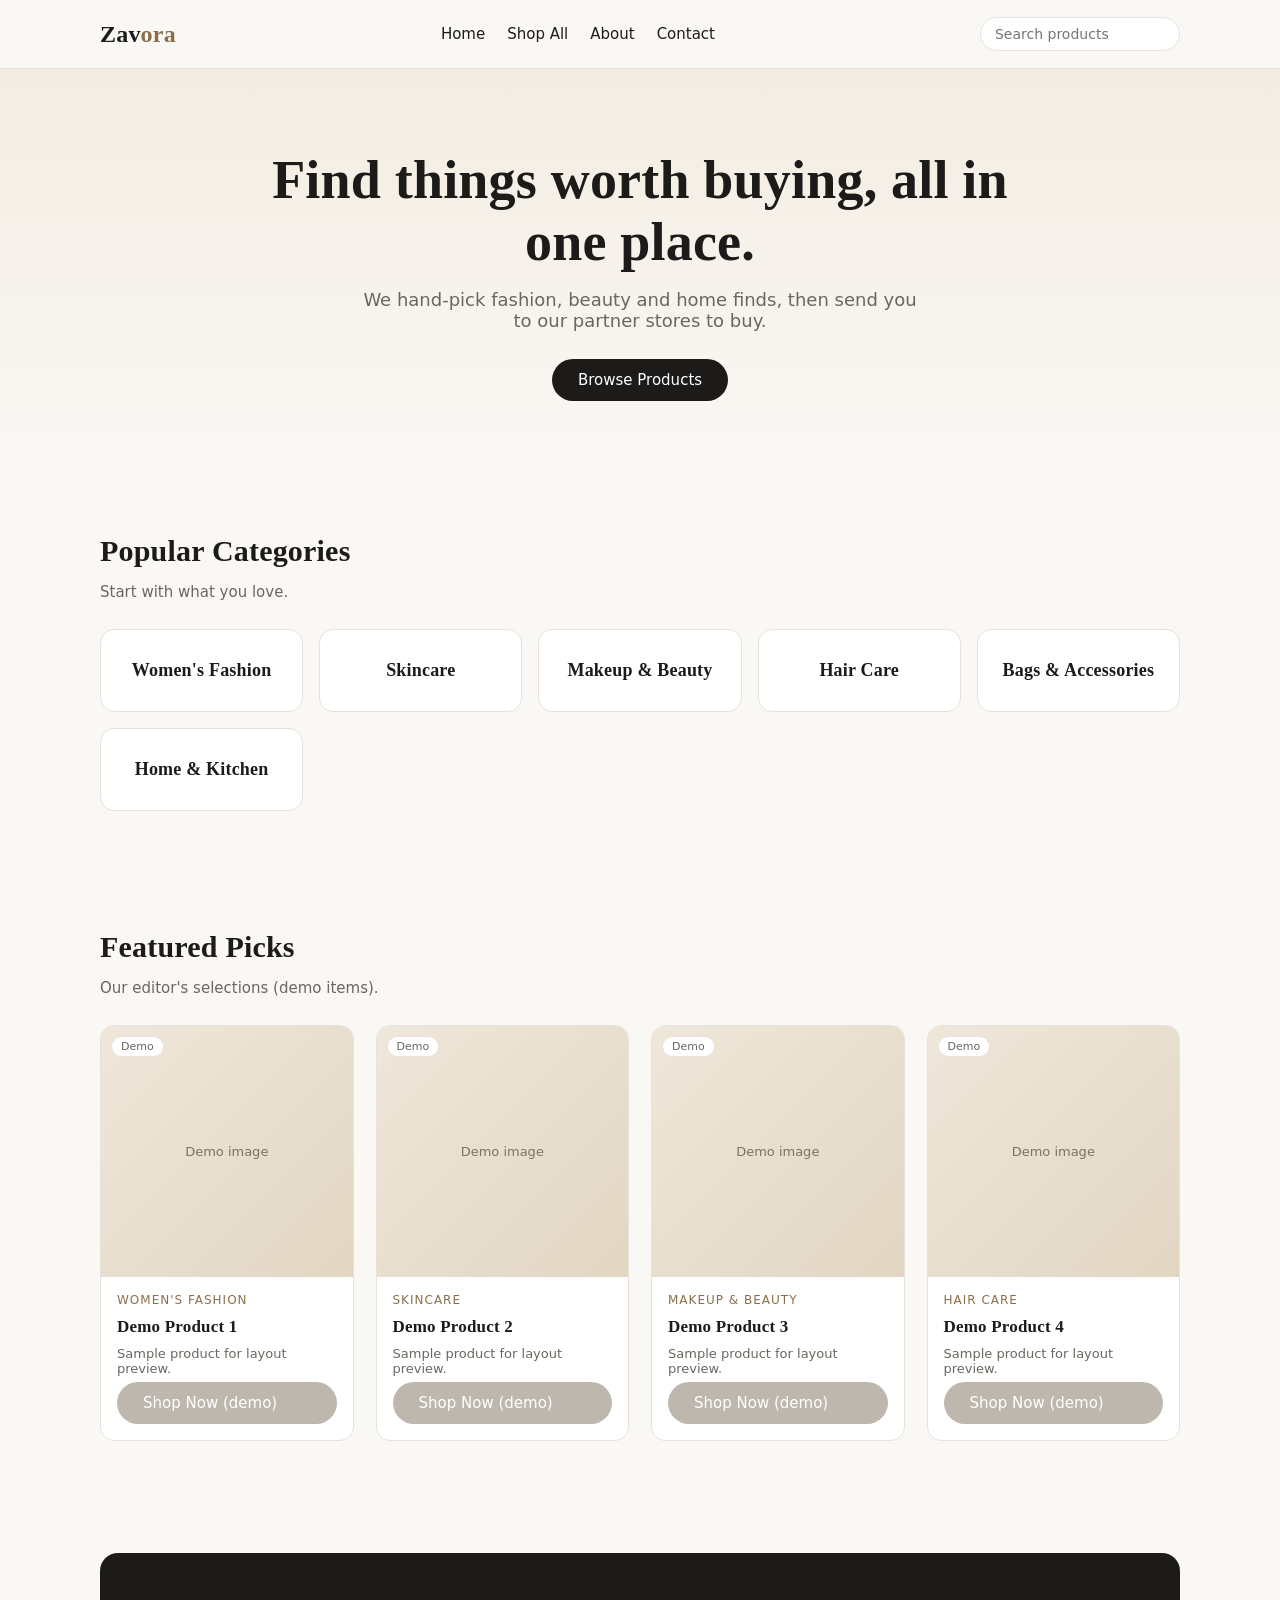
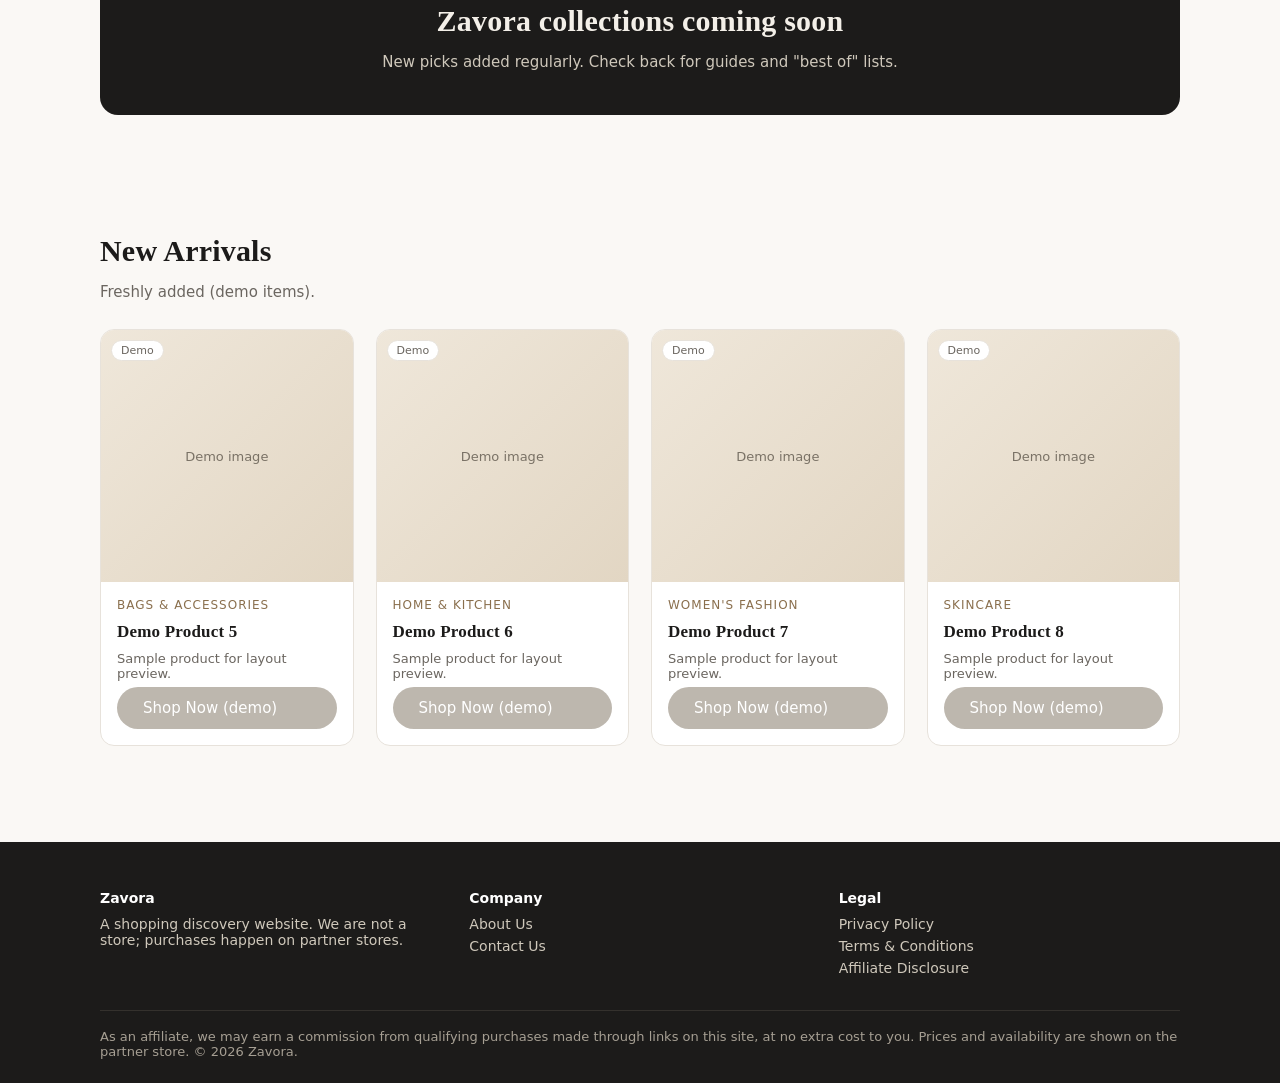
<file: index.html>
<!DOCTYPE html>
<html lang="en">
<head>
<meta charset="utf-8">
<meta name="viewport" content="width=device-width,initial-scale=1">
<title>Zavora | Shopping Discovery</title>
<meta name="description" content="Discover curated fashion, beauty, home and lifestyle picks. We may earn a commission from qualifying purchases.">
<meta property="og:title" content="Zavora | Shopping Discovery">
<meta property="og:description" content="Discover curated fashion, beauty, home and lifestyle picks.">
<meta property="og:type" content="website">
<link rel="stylesheet" href="style.css">
<link rel="icon" type="image/png" href="logo.png">
<script src="products.js" defer></script>
</head>
<body>

<header><div class="wrap nav">
  <a class="logo" href="index.html">Zav<span>ora</span></a>
  <nav><ul>
    <li><a href="index.html">Home</a></li>
    <li><a href="shop.html">Shop All</a></li>
    <li><a href="about.html">About</a></li>
    <li><a href="contact.html">Contact</a></li>
  </ul></nav>
  <input id="siteSearch" class="search" type="search" placeholder="Search products" aria-label="Search products">
</div></header>

<main>
<div class="hero"><div class="wrap">
  <h1>Find things worth buying, all in one place.</h1>
  <p>We hand-pick fashion, beauty and home finds, then send you to our partner stores to buy.</p>
  <a class="btn" href="shop.html">Browse Products</a>
</div></div>

<section><div class="wrap">
  <h2>Popular Categories</h2><p class="sub">Start with what you love.</p>
  <div class="cats" id="catGrid"></div>
</div></section>

<section><div class="wrap">
  <h2>Featured Picks</h2><p class="sub">Our editor's selections (demo items).</p>
  <div class="grid" id="featuredGrid"></div>
</div></section>

<section><div class="wrap"><div class="promo">
  <h2>Zavora collections coming soon</h2>
  <p>New picks added regularly. Check back for guides and "best of" lists.</p>
</div></div></section>

<section><div class="wrap">
  <h2>New Arrivals</h2><p class="sub">Freshly added (demo items).</p>
  <div class="grid" id="newGrid"></div>
</div></section>
</main>

<footer><div class="wrap">
  <div class="cols">
    <div><h4>Zavora</h4><p>A shopping discovery website. We are not a store; purchases happen on partner stores.</p></div>
    <div><h4>Company</h4><ul><li><a href="about.html">About Us</a></li><li><a href="contact.html">Contact Us</a></li></ul></div>
    <div><h4>Legal</h4><ul><li><a href="privacy.html">Privacy Policy</a></li><li><a href="terms.html">Terms &amp; Conditions</a></li><li><a href="affiliate-disclosure.html">Affiliate Disclosure</a></li></ul></div>
  </div>
  <p class="disc">As an affiliate, we may earn a commission from qualifying purchases made through links on this site, at no extra cost to you. Prices and availability are shown on the partner store. &copy; <span id="y"></span> Zavora.</p>
</div></footer>
<script>document.getElementById("y").textContent=new Date().getFullYear()</script>
</body>
</html>
</file>
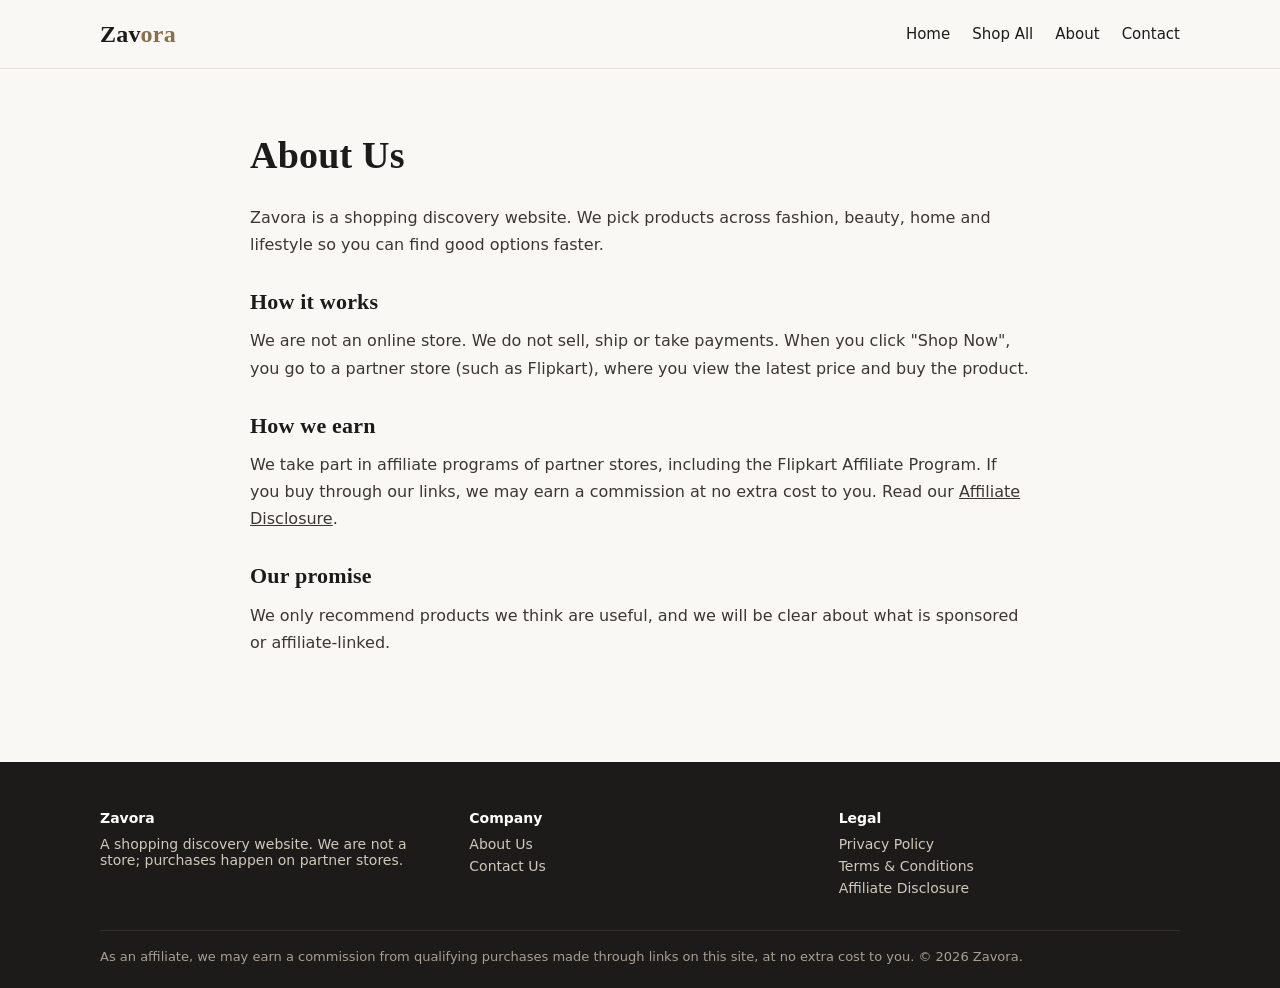
<file: about.html>
<!DOCTYPE html>
<html lang="en">
<head>
<meta charset="utf-8">
<meta name="viewport" content="width=device-width,initial-scale=1">
<title>About Us | Zavora</title>
<meta name="description" content="Learn what Zavora is, how it works, and how it earns money.">
<meta property="og:title" content="About Us | Zavora">
<link rel="icon" type="image/png" href="logo.png">
<link rel="stylesheet" href="style.css">
</head>
<body>
<header><div class="wrap nav">
  <a class="logo" href="index.html">Zav<span>ora</span></a>
  <nav><ul>
    <li><a href="index.html">Home</a></li>
    <li><a href="shop.html">Shop All</a></li>
    <li><a href="about.html">About</a></li>
    <li><a href="contact.html">Contact</a></li>
  </ul></nav>
</div></header>
<main class="wrap page">
  <h1>About Us</h1>
  <p>Zavora is a shopping discovery website. We pick products across fashion, beauty, home and lifestyle so you can find good options faster.</p>
  <h2>How it works</h2>
  <p>We are not an online store. We do not sell, ship or take payments. When you click "Shop Now", you go to a partner store (such as Flipkart), where you view the latest price and buy the product.</p>
  <h2>How we earn</h2>
  <p>We take part in affiliate programs of partner stores, including the Flipkart Affiliate Program. If you buy through our links, we may earn a commission at no extra cost to you. Read our <a href="affiliate-disclosure.html"><u>Affiliate Disclosure</u></a>.</p>
  <h2>Our promise</h2>
  <p>We only recommend products we think are useful, and we will be clear about what is sponsored or affiliate-linked.</p>
</main>
<footer><div class="wrap">
  <div class="cols">
    <div><h4>Zavora</h4><p>A shopping discovery website. We are not a store; purchases happen on partner stores.</p></div>
    <div><h4>Company</h4><ul><li><a href="about.html">About Us</a></li><li><a href="contact.html">Contact Us</a></li></ul></div>
    <div><h4>Legal</h4><ul><li><a href="privacy.html">Privacy Policy</a></li><li><a href="terms.html">Terms &amp; Conditions</a></li><li><a href="affiliate-disclosure.html">Affiliate Disclosure</a></li></ul></div>
  </div>
  <p class="disc">As an affiliate, we may earn a commission from qualifying purchases made through links on this site, at no extra cost to you. &copy; <span id="y"></span> Zavora.</p>
</div></footer>
<script>document.getElementById("y").textContent=new Date().getFullYear()</script>
</body>
</html>
</file>
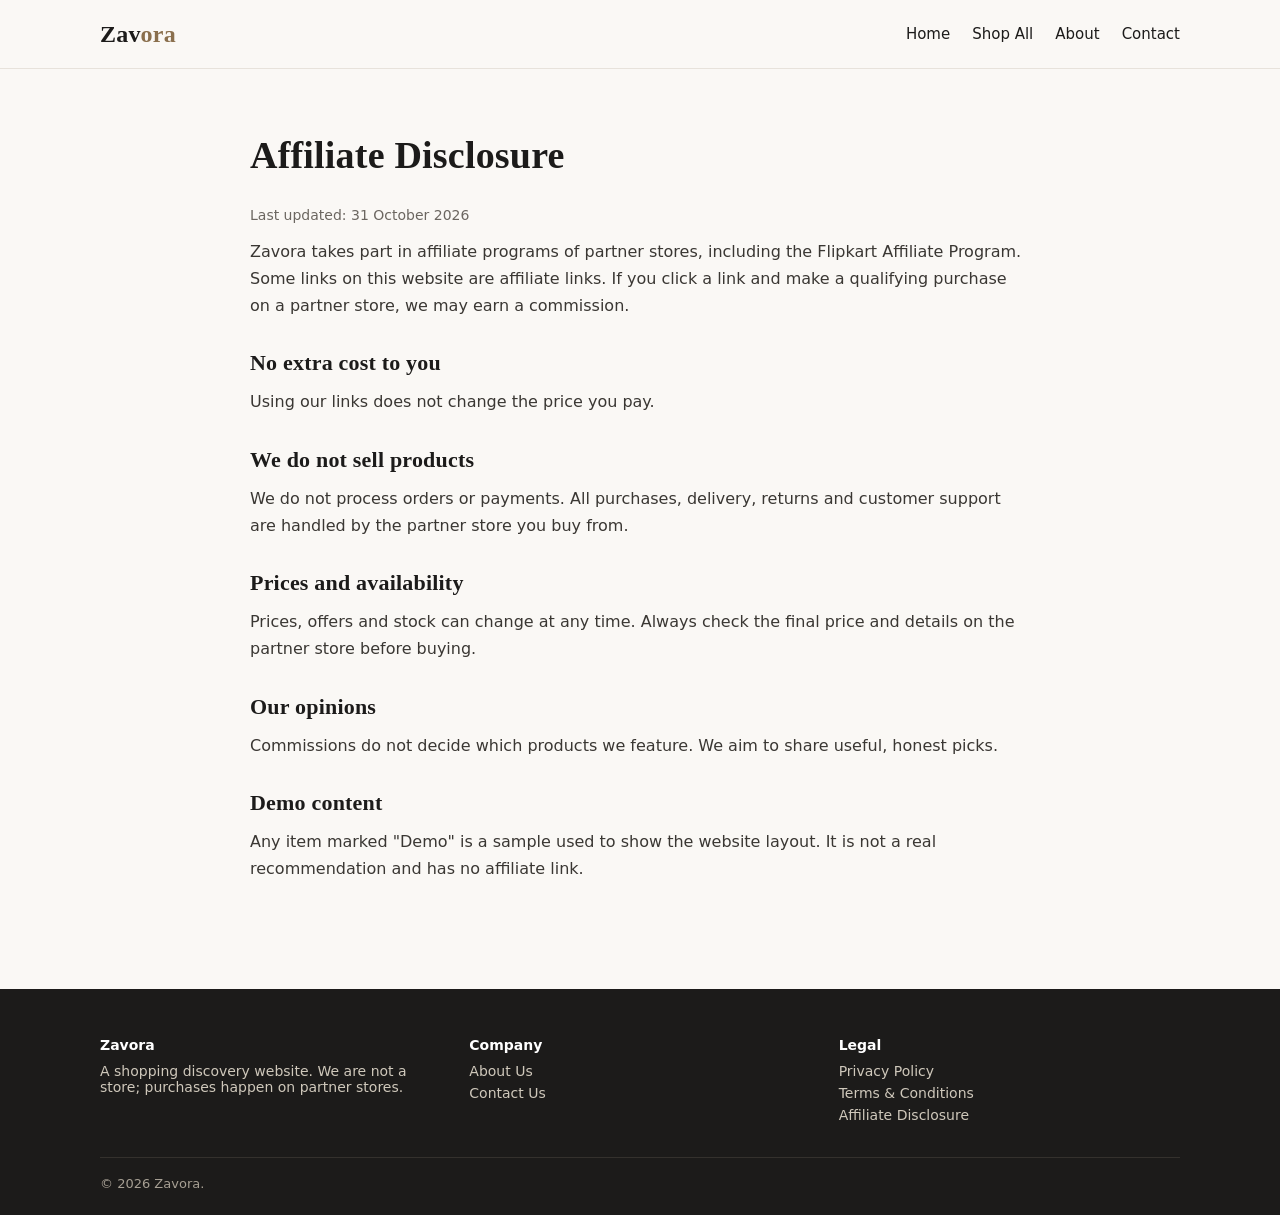
<file: affiliate-disclosure.html>
<!DOCTYPE html>
<html lang="en">
<head>
<meta charset="utf-8">
<meta name="viewport" content="width=device-width,initial-scale=1">
<title>Affiliate Disclosure | Zavora</title>
<meta name="description" content="How Zavora earns commissions through affiliate links.">
<meta property="og:title" content="Affiliate Disclosure | Zavora">
<link rel="stylesheet" href="style.css">
<link rel="icon" type="image/png" href="logo.png">
</head>
<body>
<header><div class="wrap nav">
  <a class="logo" href="index.html">Zav<span>ora</span></a>
  <nav><ul>
    <li><a href="index.html">Home</a></li>
    <li><a href="shop.html">Shop All</a></li>
    <li><a href="about.html">About</a></li>
    <li><a href="contact.html">Contact</a></li>
  </ul></nav>
</div></header>
<main class="wrap page">
  <h1>Affiliate Disclosure</h1>
  <p class="updated">Last updated: 31 October 2026</p>
  <p>Zavora takes part in affiliate programs of partner stores, including the Flipkart Affiliate Program. Some links on this website are affiliate links. If you click a link and make a qualifying purchase on a partner store, we may earn a commission.</p>
  <h2>No extra cost to you</h2>
  <p>Using our links does not change the price you pay.</p>
  <h2>We do not sell products</h2>
  <p>We do not process orders or payments. All purchases, delivery, returns and customer support are handled by the partner store you buy from.</p>
  <h2>Prices and availability</h2>
  <p>Prices, offers and stock can change at any time. Always check the final price and details on the partner store before buying.</p>
  <h2>Our opinions</h2>
  <p>Commissions do not decide which products we feature. We aim to share useful, honest picks.</p>
  <h2>Demo content</h2>
  <p>Any item marked "Demo" is a sample used to show the website layout. It is not a real recommendation and has no affiliate link.</p>
</main>
<footer><div class="wrap">
  <div class="cols">
    <div><h4>Zavora</h4><p>A shopping discovery website. We are not a store; purchases happen on partner stores.</p></div>
    <div><h4>Company</h4><ul><li><a href="about.html">About Us</a></li><li><a href="contact.html">Contact Us</a></li></ul></div>
    <div><h4>Legal</h4><ul><li><a href="privacy.html">Privacy Policy</a></li><li><a href="terms.html">Terms &amp; Conditions</a></li><li><a href="affiliate-disclosure.html">Affiliate Disclosure</a></li></ul></div>
  </div>
  <p class="disc">&copy; <span id="y"></span> Zavora.</p>
</div></footer>
<script>document.getElementById("y").textContent=new Date().getFullYear()</script>
</body>
</html>
</file>
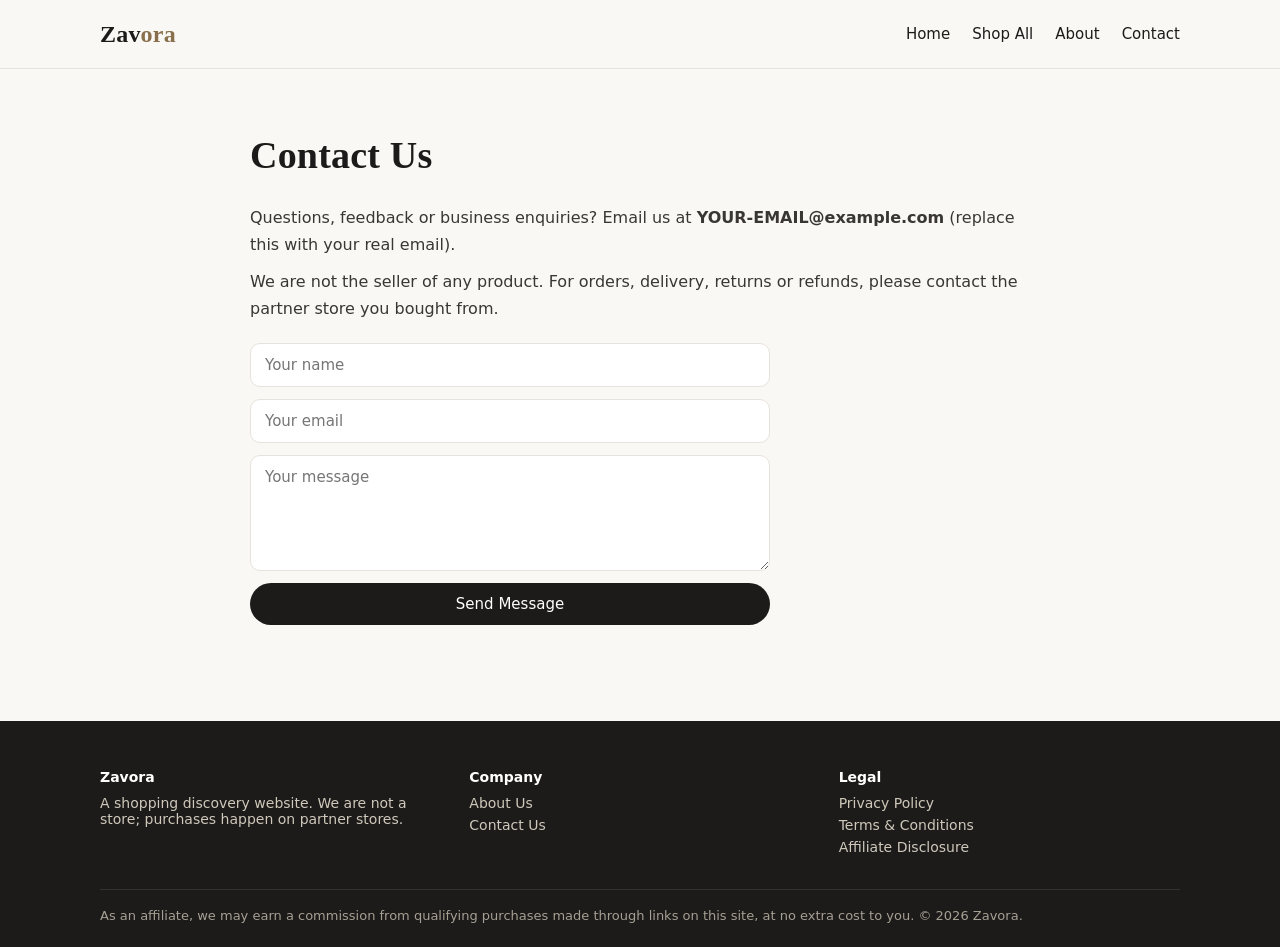
<file: contact.html>
<!DOCTYPE html>
<html lang="en">
<head>
<meta charset="utf-8">
<meta name="viewport" content="width=device-width,initial-scale=1">
<title>Contact Us | Zavora</title>
<meta name="description" content="Get in touch with Zavora for questions or feedback.">
<meta property="og:title" content="Contact Us | Zavora">
<link rel="stylesheet" href="style.css">
<link rel="icon" type="image/png" href="logo.png">
</head>
<body>
<header><div class="wrap nav">
  <a class="logo" href="index.html">Zav<span>ora</span></a>
  <nav><ul>
    <li><a href="index.html">Home</a></li>
    <li><a href="shop.html">Shop All</a></li>
    <li><a href="about.html">About</a></li>
    <li><a href="contact.html">Contact</a></li>
  </ul></nav>
</div></header>
<main class="wrap page">
  <h1>Contact Us</h1>
  <p>Questions, feedback or business enquiries? Email us at <strong>YOUR-EMAIL@example.com</strong> (replace this with your real email).</p>
  <p>We are not the seller of any product. For orders, delivery, returns or refunds, please contact the partner store you bought from.</p>
  <!-- Replace YOUR-EMAIL@example.com below with your real email. Opens the visitor's mail app. -->
  <form class="contact" action="mailto:safanasrin471@gmail.com" method="post" enctype="text/plain">
    <input name="name" placeholder="Your name" required>
    <input name="email" type="email" placeholder="Your email" required>
    <textarea name="message" rows="5" placeholder="Your message" required></textarea>
    <button class="btn" type="submit">Send Message</button>
  </form>
</main>
<footer><div class="wrap">
  <div class="cols">
    <div><h4>Zavora</h4><p>A shopping discovery website. We are not a store; purchases happen on partner stores.</p></div>
    <div><h4>Company</h4><ul><li><a href="about.html">About Us</a></li><li><a href="contact.html">Contact Us</a></li></ul></div>
    <div><h4>Legal</h4><ul><li><a href="privacy.html">Privacy Policy</a></li><li><a href="terms.html">Terms &amp; Conditions</a></li><li><a href="affiliate-disclosure.html">Affiliate Disclosure</a></li></ul></div>
  </div>
  <p class="disc">As an affiliate, we may earn a commission from qualifying purchases made through links on this site, at no extra cost to you. &copy; <span id="y"></span> Zavora.</p>
</div></footer>
<script>document.getElementById("y").textContent=new Date().getFullYear()</script>
</body>
</html>
</file>
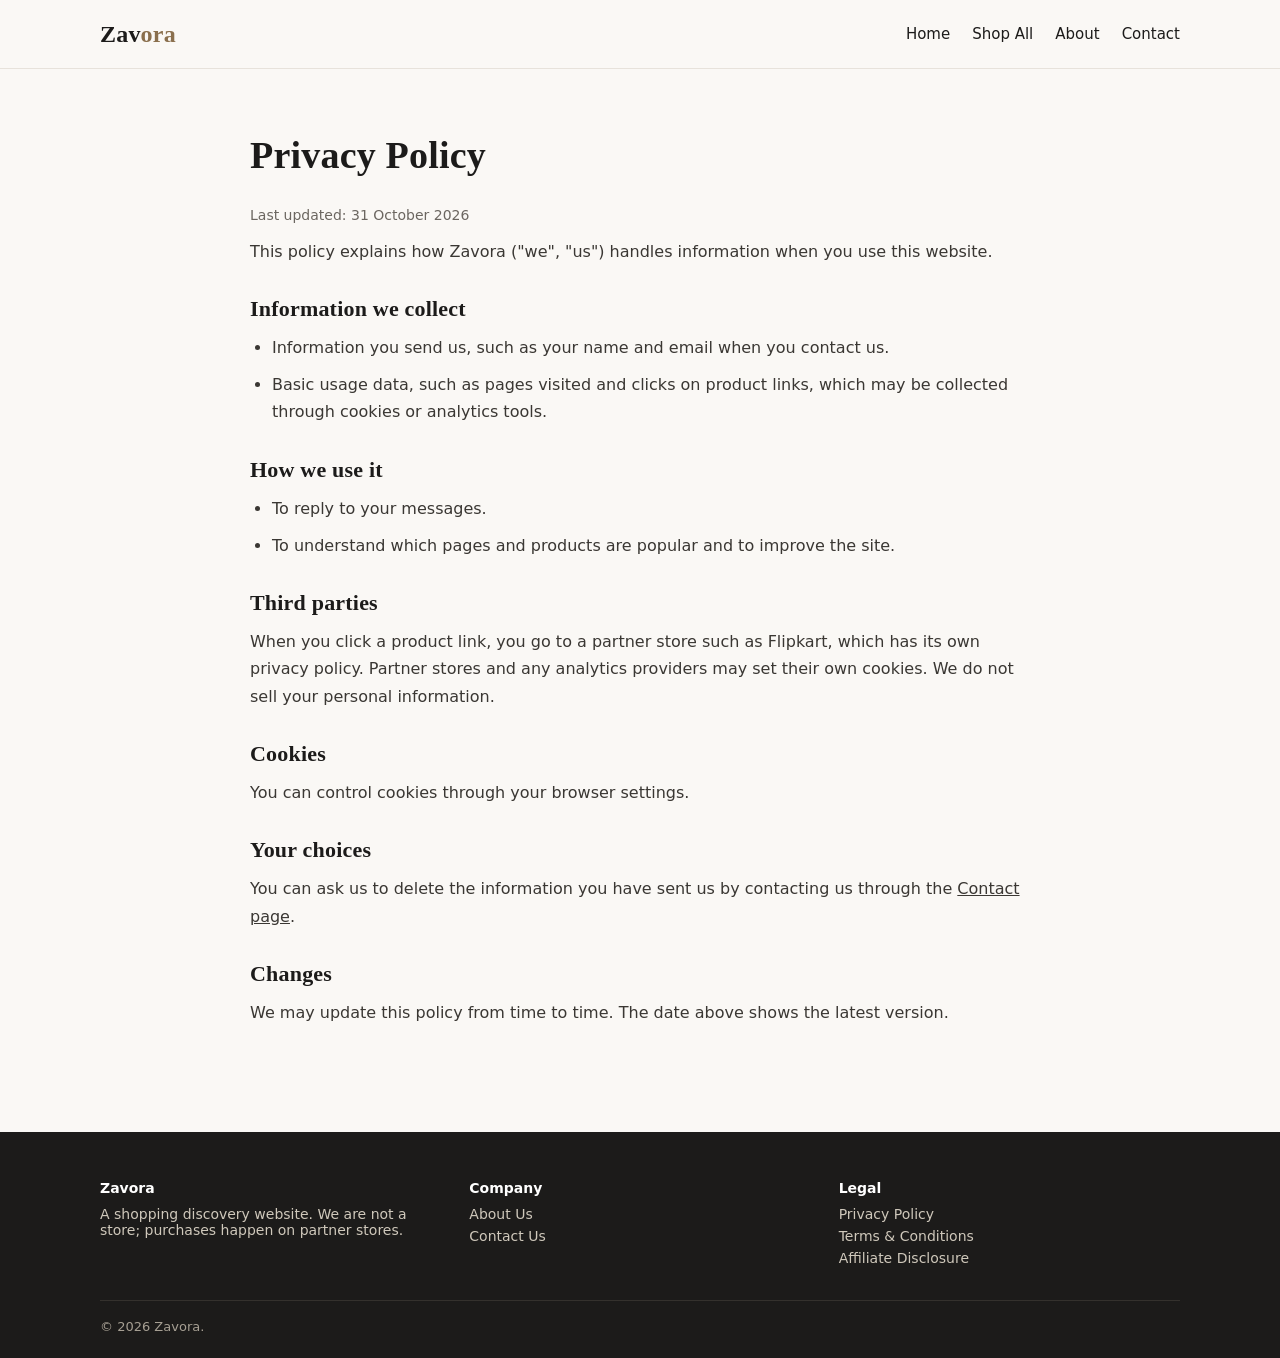
<file: privacy.html>
<!DOCTYPE html>
<html lang="en">
<head>
<meta charset="utf-8">
<meta name="viewport" content="width=device-width,initial-scale=1">
<title>Privacy Policy | Zavora</title>
<meta name="description" content="How Zavora collects, uses and protects your information.">
<meta property="og:title" content="Privacy Policy | Zavora">
<link rel="stylesheet" href="style.css">
<link rel="icon" type="image/png" href="logo.png">
</head>
<body>
<header><div class="wrap nav">
  <a class="logo" href="index.html">Zav<span>ora</span></a>
  <nav><ul>
    <li><a href="index.html">Home</a></li>
    <li><a href="shop.html">Shop All</a></li>
    <li><a href="about.html">About</a></li>
    <li><a href="contact.html">Contact</a></li>
  </ul></nav>
</div></header>
<main class="wrap page">
  <h1>Privacy Policy</h1>
  <p class="updated">Last updated: 31 October 2026</p>
  <p>This policy explains how Zavora ("we", "us") handles information when you use this website.</p>
  <h2>Information we collect</h2>
  <ul>
    <li>Information you send us, such as your name and email when you contact us.</li>
    <li>Basic usage data, such as pages visited and clicks on product links, which may be collected through cookies or analytics tools.</li>
  </ul>
  <h2>How we use it</h2>
  <ul>
    <li>To reply to your messages.</li>
    <li>To understand which pages and products are popular and to improve the site.</li>
  </ul>
  <h2>Third parties</h2>
  <p>When you click a product link, you go to a partner store such as Flipkart, which has its own privacy policy. Partner stores and any analytics providers may set their own cookies. We do not sell your personal information.</p>
  <h2>Cookies</h2>
  <p>You can control cookies through your browser settings.</p>
  <h2>Your choices</h2>
  <p>You can ask us to delete the information you have sent us by contacting us through the <a href="contact.html"><u>Contact page</u></a>.</p>
  <h2>Changes</h2>
  <p>We may update this policy from time to time. The date above shows the latest version.</p>
</main>
<footer><div class="wrap">
  <div class="cols">
    <div><h4>Zavora</h4><p>A shopping discovery website. We are not a store; purchases happen on partner stores.</p></div>
    <div><h4>Company</h4><ul><li><a href="about.html">About Us</a></li><li><a href="contact.html">Contact Us</a></li></ul></div>
    <div><h4>Legal</h4><ul><li><a href="privacy.html">Privacy Policy</a></li><li><a href="terms.html">Terms &amp; Conditions</a></li><li><a href="affiliate-disclosure.html">Affiliate Disclosure</a></li></ul></div>
  </div>
  <p class="disc">&copy; <span id="y"></span> Zavora.</p>
</div></footer>
<script>document.getElementById("y").textContent=new Date().getFullYear()</script>
</body>
</html>
</file>
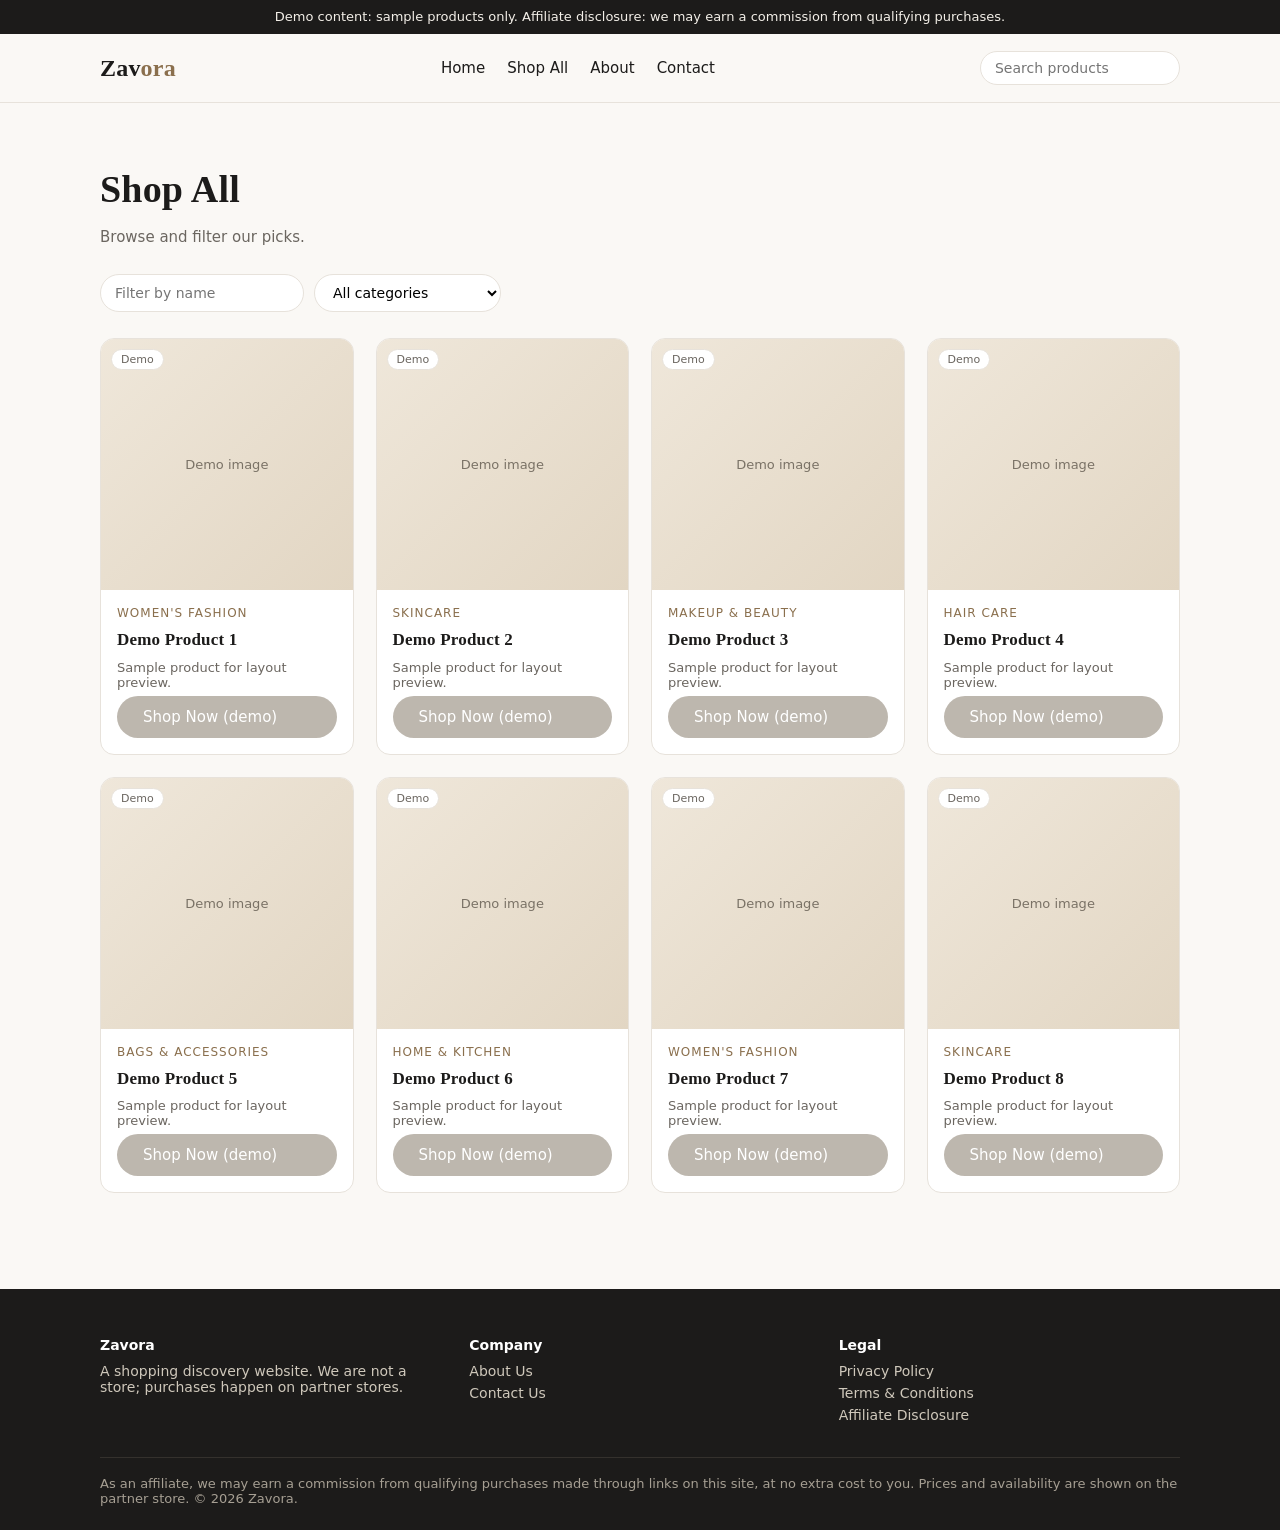
<file: shop.html>
<!DOCTYPE html>
<html lang="en">
<head>
<meta charset="utf-8">
<meta name="viewport" content="width=device-width,initial-scale=1">
<title>Shop All | Zavora</title>
<meta name="description" content="Browse all curated picks by category. Search and filter products.">
<meta property="og:title" content="Shop All | Zavora">
<link rel="stylesheet" href="style.css">
<link rel="icon" type="image/png" href="logo.png">
<script src="products.js" defer></script>
</head>
<body>
<div class="banner">Demo content: sample products only. Affiliate disclosure: we may earn a commission from qualifying purchases.</div>
<header><div class="wrap nav">
  <a class="logo" href="index.html">Zav<span>ora</span></a>
  <nav><ul>
    <li><a href="index.html">Home</a></li>
    <li><a href="shop.html">Shop All</a></li>
    <li><a href="about.html">About</a></li>
    <li><a href="contact.html">Contact</a></li>
  </ul></nav>
  <input id="siteSearch" class="search" type="search" placeholder="Search products" aria-label="Search products">
</div></header>

<main><section><div class="wrap">
  <h1 style="font-size:38px;margin-bottom:8px">Shop All</h1>
  <p class="sub">Browse and filter our picks.</p>
  <div class="filters">
    <input id="q" type="search" placeholder="Filter by name" aria-label="Filter by name">
    <select id="catFilter" aria-label="Category"></select>
  </div>
  <div class="grid" id="shopGrid"></div>
</div></section></main>

<footer><div class="wrap">
  <div class="cols">
    <div><h4>Zavora</h4><p>A shopping discovery website. We are not a store; purchases happen on partner stores.</p></div>
    <div><h4>Company</h4><ul><li><a href="about.html">About Us</a></li><li><a href="contact.html">Contact Us</a></li></ul></div>
    <div><h4>Legal</h4><ul><li><a href="privacy.html">Privacy Policy</a></li><li><a href="terms.html">Terms &amp; Conditions</a></li><li><a href="affiliate-disclosure.html">Affiliate Disclosure</a></li></ul></div>
  </div>
  <p class="disc">As an affiliate, we may earn a commission from qualifying purchases made through links on this site, at no extra cost to you. Prices and availability are shown on the partner store. &copy; <span id="y"></span> Zavora.</p>
</div></footer>
<script>document.getElementById("y").textContent=new Date().getFullYear()</script>
</body>
</html>
</file>
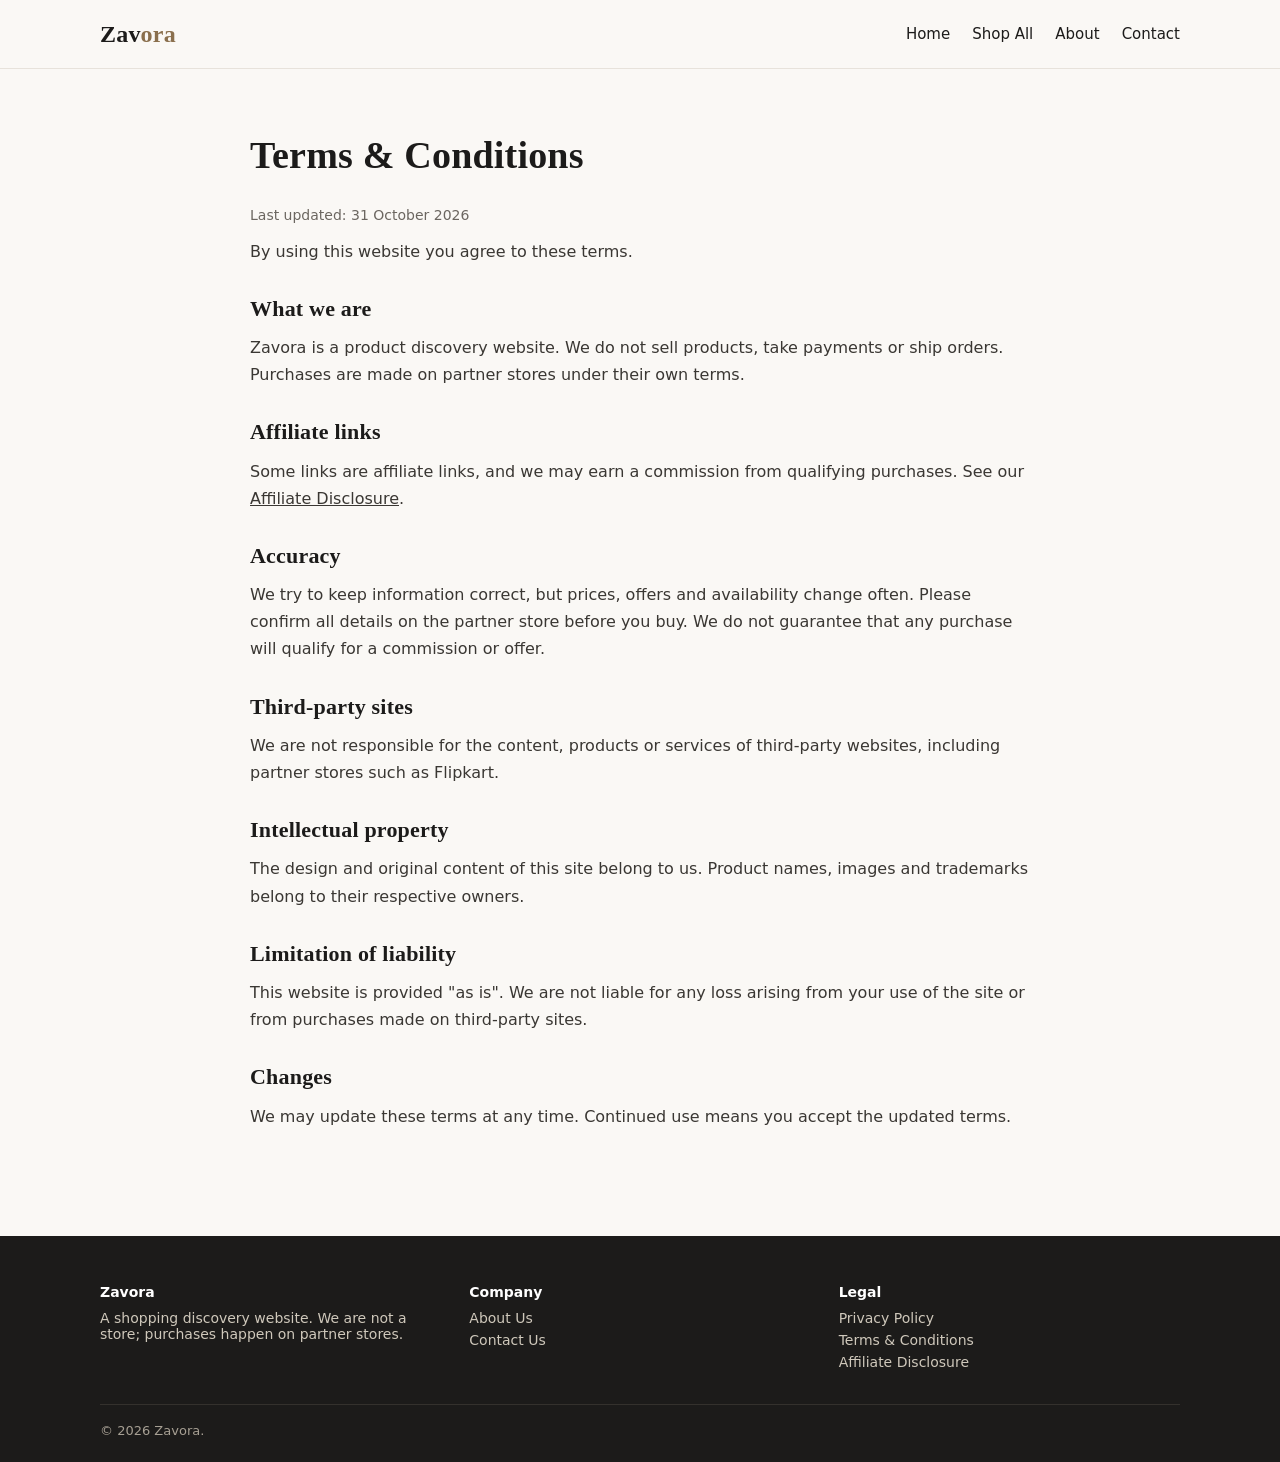
<file: terms.html>
<!DOCTYPE html>
<html lang="en">
<head>
<meta charset="utf-8">
<meta name="viewport" content="width=device-width,initial-scale=1">
<title>Terms &amp; Conditions | Zavora</title>
<meta name="description" content="Terms for using the Zavora website.">
<meta property="og:title" content="Terms &amp; Conditions | Zavora">
<link rel="stylesheet" href="style.css">
<link rel="icon" type="image/png" href="logo.png">
</head>
<body>
<header><div class="wrap nav">
  <a class="logo" href="index.html">Zav<span>ora</span></a>
  <nav><ul>
    <li><a href="index.html">Home</a></li>
    <li><a href="shop.html">Shop All</a></li>
    <li><a href="about.html">About</a></li>
    <li><a href="contact.html">Contact</a></li>
  </ul></nav>
</div></header>
<main class="wrap page">
  <h1>Terms &amp; Conditions</h1>
  <p class="updated">Last updated: 31 October 2026</p>
  <p>By using this website you agree to these terms.</p>
  <h2>What we are</h2>
  <p>Zavora is a product discovery website. We do not sell products, take payments or ship orders. Purchases are made on partner stores under their own terms.</p>
  <h2>Affiliate links</h2>
  <p>Some links are affiliate links, and we may earn a commission from qualifying purchases. See our <a href="affiliate-disclosure.html"><u>Affiliate Disclosure</u></a>.</p>
  <h2>Accuracy</h2>
  <p>We try to keep information correct, but prices, offers and availability change often. Please confirm all details on the partner store before you buy. We do not guarantee that any purchase will qualify for a commission or offer.</p>
  <h2>Third-party sites</h2>
  <p>We are not responsible for the content, products or services of third-party websites, including partner stores such as Flipkart.</p>
  <h2>Intellectual property</h2>
  <p>The design and original content of this site belong to us. Product names, images and trademarks belong to their respective owners.</p>
  <h2>Limitation of liability</h2>
  <p>This website is provided "as is". We are not liable for any loss arising from your use of the site or from purchases made on third-party sites.</p>
  <h2>Changes</h2>
  <p>We may update these terms at any time. Continued use means you accept the updated terms.</p>
</main>
<footer><div class="wrap">
  <div class="cols">
    <div><h4>Zavora</h4><p>A shopping discovery website. We are not a store; purchases happen on partner stores.</p></div>
    <div><h4>Company</h4><ul><li><a href="about.html">About Us</a></li><li><a href="contact.html">Contact Us</a></li></ul></div>
    <div><h4>Legal</h4><ul><li><a href="privacy.html">Privacy Policy</a></li><li><a href="terms.html">Terms &amp; Conditions</a></li><li><a href="affiliate-disclosure.html">Affiliate Disclosure</a></li></ul></div>
  </div>
  <p class="disc">&copy; <span id="y"></span> Zavora.</p>
</div></footer>
<script>document.getElementById("y").textContent=new Date().getFullYear()</script>
</body>
</html>
</file>
<file: style.css>
:root{--bg:#faf8f5;--ink:#1c1b1a;--muted:#6b6660;--line:#e7e2db;--accent:#8a6f4d;--card:#fff}
*{box-sizing:border-box;margin:0;padding:0}
html{scroll-behavior:smooth}
body{font-family:Georgia,'Times New Roman',serif;background:var(--bg);color:var(--ink);line-height:1.6}
h1,h2,h3,.logo{font-family:Georgia,serif;font-weight:600;letter-spacing:.2px}
a{color:inherit;text-decoration:none}
.wrap{max-width:1120px;margin:0 auto;padding:0 20px}
.banner{background:#1c1b1a;color:#f3efe8;font:13px/1.4 system-ui,sans-serif;text-align:center;padding:8px 12px}
header{background:var(--bg);border-bottom:1px solid var(--line);position:sticky;top:0;z-index:10}
.nav{display:flex;align-items:center;justify-content:space-between;height:68px;gap:16px}
.logo{font-size:24px}
.logo span{color:var(--accent)}
nav ul{display:flex;gap:22px;list-style:none;font:15px system-ui,sans-serif}
nav a:hover{color:var(--accent)}
.search{font:14px system-ui,sans-serif;padding:8px 14px;border:1px solid var(--line);border-radius:999px;background:#fff;width:200px}
.hero{padding:80px 0 70px;text-align:center;background:linear-gradient(180deg,#f3ece1,var(--bg))}
.hero h1{font-size:clamp(32px,5vw,54px);line-height:1.15;max-width:760px;margin:0 auto 16px}
.hero p{color:var(--muted);font:18px system-ui,sans-serif;max-width:560px;margin:0 auto 28px}
.btn{display:inline-block;background:var(--ink);color:#fff;font:15px system-ui,sans-serif;padding:12px 26px;border-radius:999px;border:0;cursor:pointer;transition:.2s}
.btn:hover{background:var(--accent);transform:translateY(-1px)}
.btn.off{background:#bdb7ae;cursor:not-allowed;transform:none}
section{padding:56px 0}
section h2{font-size:30px;margin-bottom:8px}
.sub{color:var(--muted);font:15px system-ui,sans-serif;margin-bottom:28px}
.cats{display:grid;grid-template-columns:repeat(auto-fill,minmax(200px,1fr));gap:16px}
.cat{background:var(--card);border:1px solid var(--line);border-radius:14px;padding:26px 18px;text-align:center;transition:.2s}
.cat:hover{transform:translateY(-4px);box-shadow:0 10px 24px rgba(0,0,0,.06)}
.cat h3{font-size:18px}
.grid{display:grid;grid-template-columns:repeat(auto-fill,minmax(240px,1fr));gap:22px}
.card{background:var(--card);border:1px solid var(--line);border-radius:14px;overflow:hidden;transition:.25s;display:flex;flex-direction:column}
.card:hover{transform:translateY(-4px);box-shadow:0 12px 28px rgba(0,0,0,.07)}
.ph{aspect-ratio:1/1;display:flex;align-items:center;justify-content:center;font:13px system-ui,sans-serif;color:#7a7266;background:linear-gradient(135deg,#efe7da,#e2d6c3);position:relative}
.tag{position:absolute;top:10px;left:10px;background:#fff;border:1px solid var(--line);font:11px system-ui,sans-serif;padding:3px 9px;border-radius:999px;color:var(--muted)}
.card .body{padding:16px;display:flex;flex-direction:column;gap:6px;flex:1}
.card .cat-name{font:12px system-ui,sans-serif;color:var(--accent);text-transform:uppercase;letter-spacing:1px}
.card h3{font-size:17px}
.card .note{font:13px system-ui,sans-serif;color:var(--muted);flex:1}
.filters{display:flex;gap:10px;flex-wrap:wrap;margin-bottom:26px;font:14px system-ui,sans-serif}
.filters select,.filters input{padding:9px 14px;border:1px solid var(--line);border-radius:999px;background:#fff;font:inherit}
.promo{background:#1c1b1a;color:#f3efe8;border-radius:18px;padding:44px 28px;text-align:center}
.promo p{font:15px system-ui,sans-serif;color:#cfc8bb;margin-top:8px}
.page{padding:56px 0;max-width:780px}
.page h1{font-size:38px;margin-bottom:18px}
.page h2{font-size:22px;margin:26px 0 8px}
.page p,.page li{font:16px/1.7 system-ui,sans-serif;color:#3a3733;margin-bottom:10px}
.page ul{padding-left:22px}
.page .updated{color:var(--muted);font-size:14px}
form.contact{display:grid;gap:12px;max-width:520px;margin-top:20px}
form.contact input,form.contact textarea{padding:12px 14px;border:1px solid var(--line);border-radius:10px;font:15px system-ui,sans-serif;background:#fff}
footer{background:#1c1b1a;color:#cfc8bb;padding:48px 0 24px;font:14px system-ui,sans-serif;margin-top:40px}
footer .cols{display:grid;grid-template-columns:repeat(auto-fit,minmax(180px,1fr));gap:28px;margin-bottom:28px}
footer h4{color:#fff;margin-bottom:10px;font-weight:600}
footer li{list-style:none;margin-bottom:6px}
footer a:hover{color:#fff}
footer .disc{border-top:1px solid #34312d;padding-top:18px;font-size:13px;color:#a69f93}
@media(max-width:720px){nav ul{display:none}.search{width:140px}.hero{padding:56px 0 48px}}
</file>
